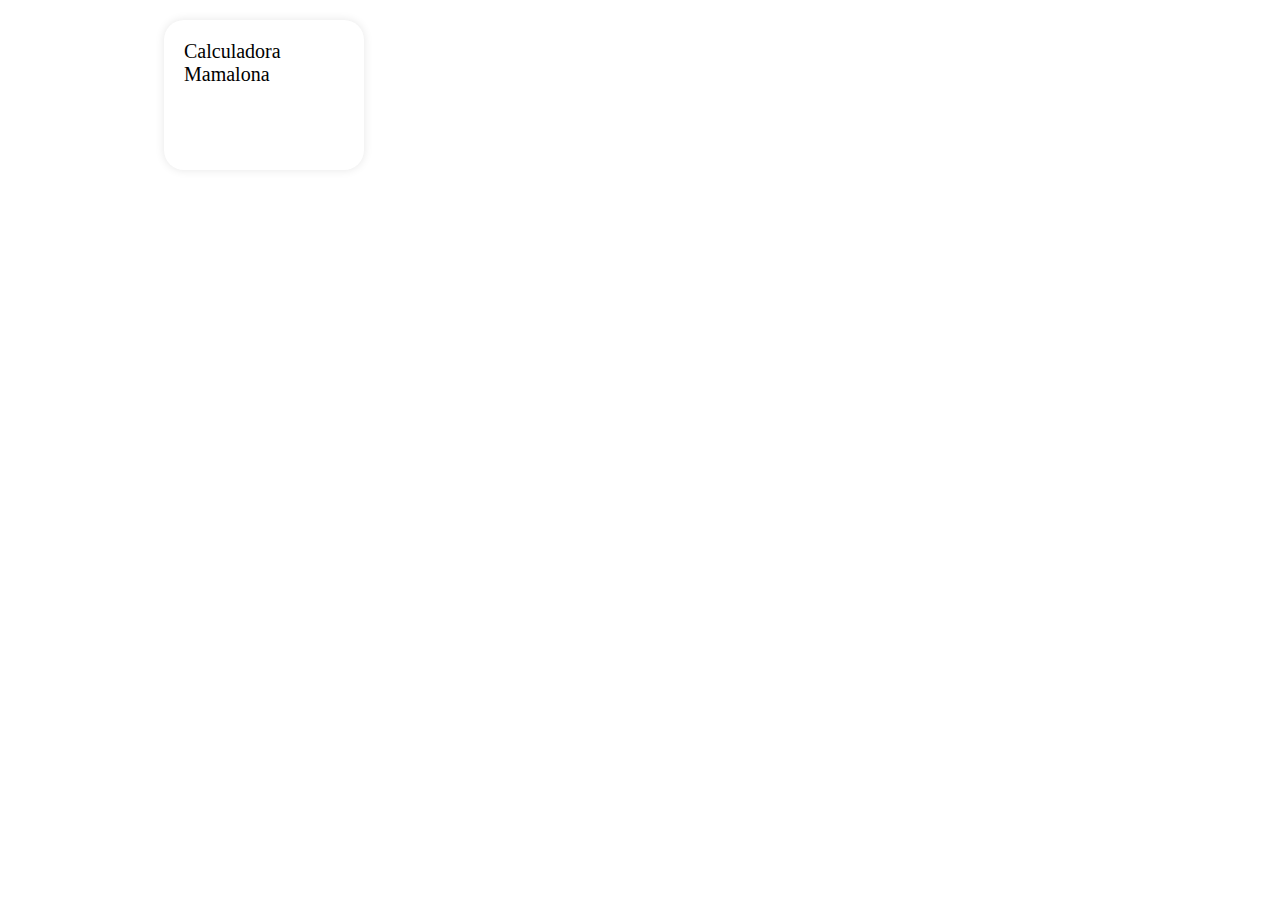
<file: index.html>
<!DOCTYPE html>
<html lang="en">
<head>
  <meta charset="UTF-8">
  <meta http-equiv="X-UA-Compatible" content="IE=edge">
  <meta name="viewport" content="width=device-width, initial-scale=1.0">
  <title>Ejercicios en JS</title>
  <link rel="stylesheet" href="./css/style.css">
</head>
<body>
   <section class="container">
    <div class="card">
      <a href="./calculadora/index.html">Calculadora Mamalona</a>
    </div>
  </section>
</body>
</html>
</file>
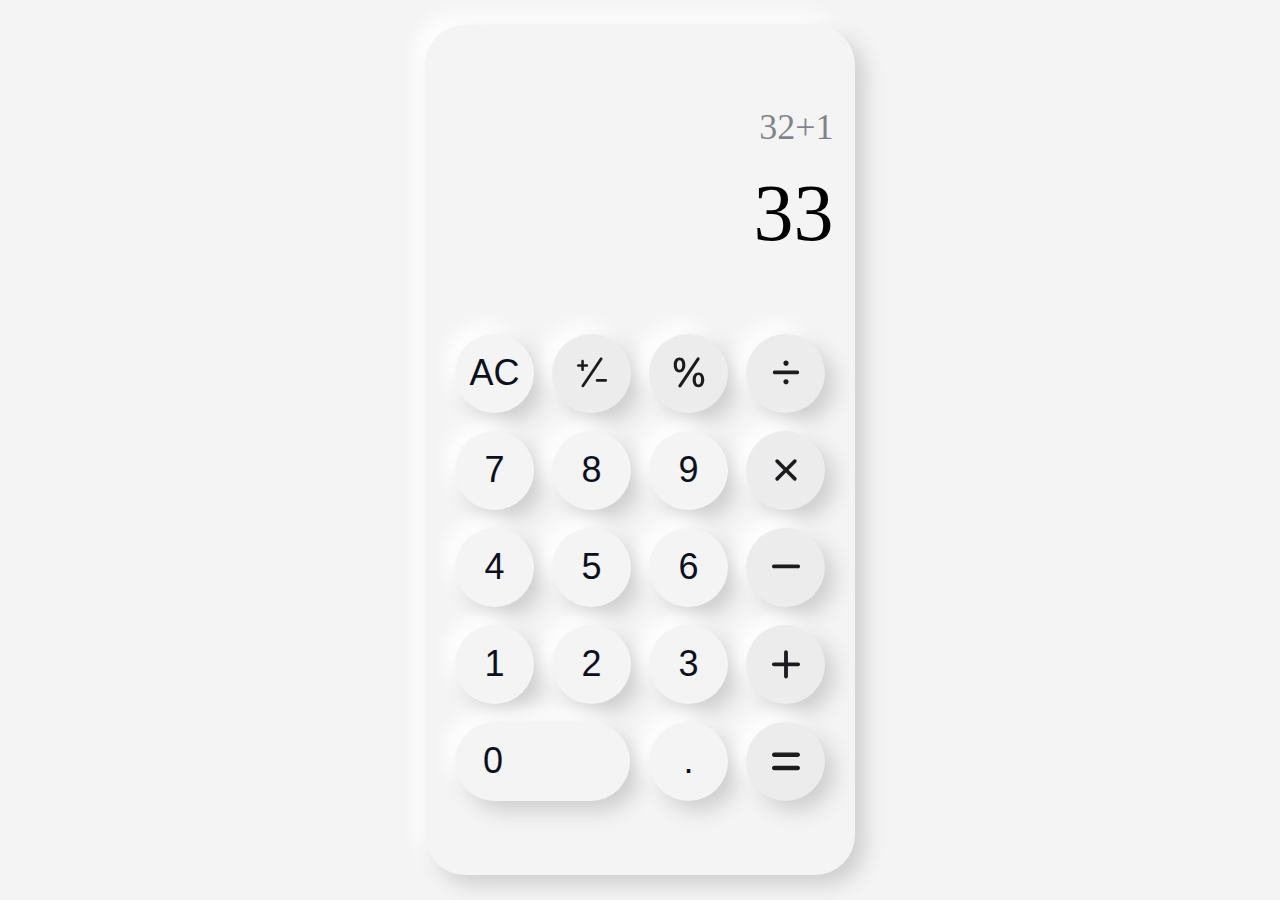
<file: calculadora/index.html>
<!DOCTYPE html>
<html lang="en">
<head>
  <meta charset="UTF-8">
  <meta http-equiv="X-UA-Compatible" content="IE=edge">
  <meta name="viewport" content="width=device-width, initial-scale=1.0">
  <title>Calculator</title>
  <link rel="stylesheet" href="./style.css">
</head>
<body>
  <section class="container">
    <div class="calculator">
      <section class="screen">
        <p class="lastOperation">32+1</p>
        <div class="operation">
          <p class="operation">33</p>
        </div>
      </section>
      <section class="buttons">
        <button onclick="btnOnClickXd()" class="button ac"><span>AC</span></button>
        <button class="button plus-minus symbol"></button>
        <button class="button percent symbol"></button>
        <button onclick="btnOnClickSymbol('/')" class="button divide symbol"></button>
        <button onclick="btnOnClickNumber(7)" class="button seven">7</button>
        <button onclick="btnOnClickNumber(8)" class="button eight">8</button>
        <button onclick="btnOnClickNumber(9)" class="button nine">9</button>
        <button onclick="btnOnClickSymbol('x')" class="button multiply symbol"></button>
        <button onclick="btnOnClickNumber(4)" class="button four">4</button>
        <button onclick="btnOnClickNumber(5)" class="button five">5</button>
        <button onclick="btnOnClickNumber(6)" class="button six">6</button>
        <button onclick="btnOnClickSymbol('-')" class="button minus symbol"></button>
        <button onclick="btnOnClickNumber(1)" class="button one">1</button>
        <button onclick="btnOnClickNumber(2)" class="button two">2</button>
        <button onclick="btnOnClickNumber(3)" class="button three">3</button>
        <button onclick="btnOnClickSymbol('+')" class="button plus symbol"></button>
        <button onclick="btnOnClickNumber(0)" class="button zero">0</button>
        <button onclick="btnOnClickNumber('.')" class="button dot">.</button>
        <button class="button equal symbol"></button>
      </section>
    </div>
  </section>
  <script src="js/script.js"></script>
</body>
</html>
</file>
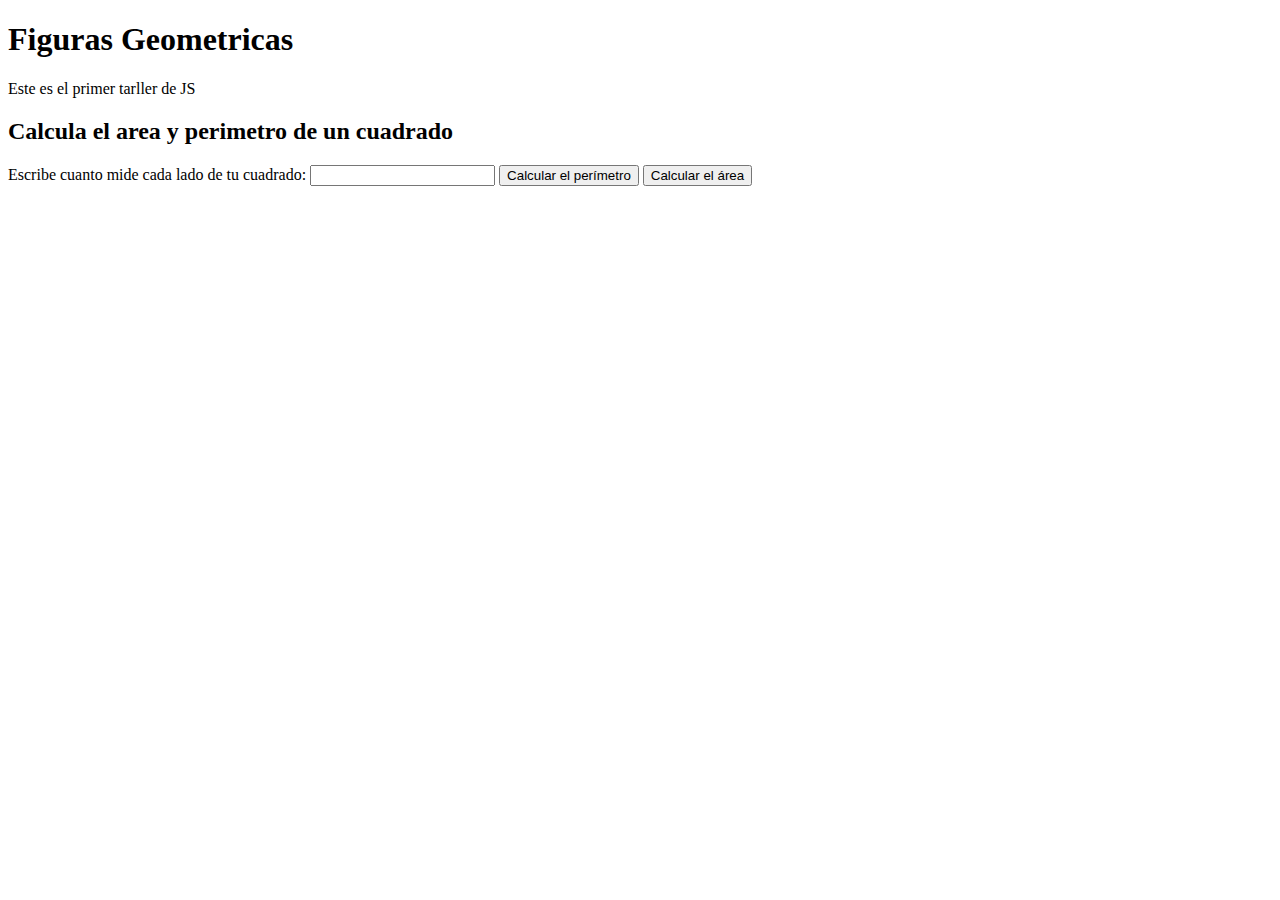
<file: figuras.html>
<!DOCTYPE html>
<html lang="en">
<head>
    <meta charset="UTF-8">
    <meta http-equiv="X-UA-Compatible" content="IE=edge">
    <meta name="viewport" content="width=device-width, initial-scale=1.0">
    <title></title>
</head>
<body>
    <header>
        <h1>
            Figuras Geometricas
        </h1>
        <p>Este es el primer tarller de JS </p>
    </header>
    <section>
        <h2>Calcula el area y perimetro de un cuadrado</h2>
        <form action="">
            <label for="InputCuadrado ">
                Escribe cuanto mide cada lado de tu cuadrado: 
            </label>
            <input id="InputCuadrado" type="number ">
            <button type="button" onclick="calcularPerimetroCuadrado()">
                Calcular el perímetro
            </button>
            <button type="button" onclick="calcularAreaCuadrado()">
                Calcular el área
            </button>
        </form>
    </section>
    <script src="./figuras.js"></script>
</body>
</html>
</file>
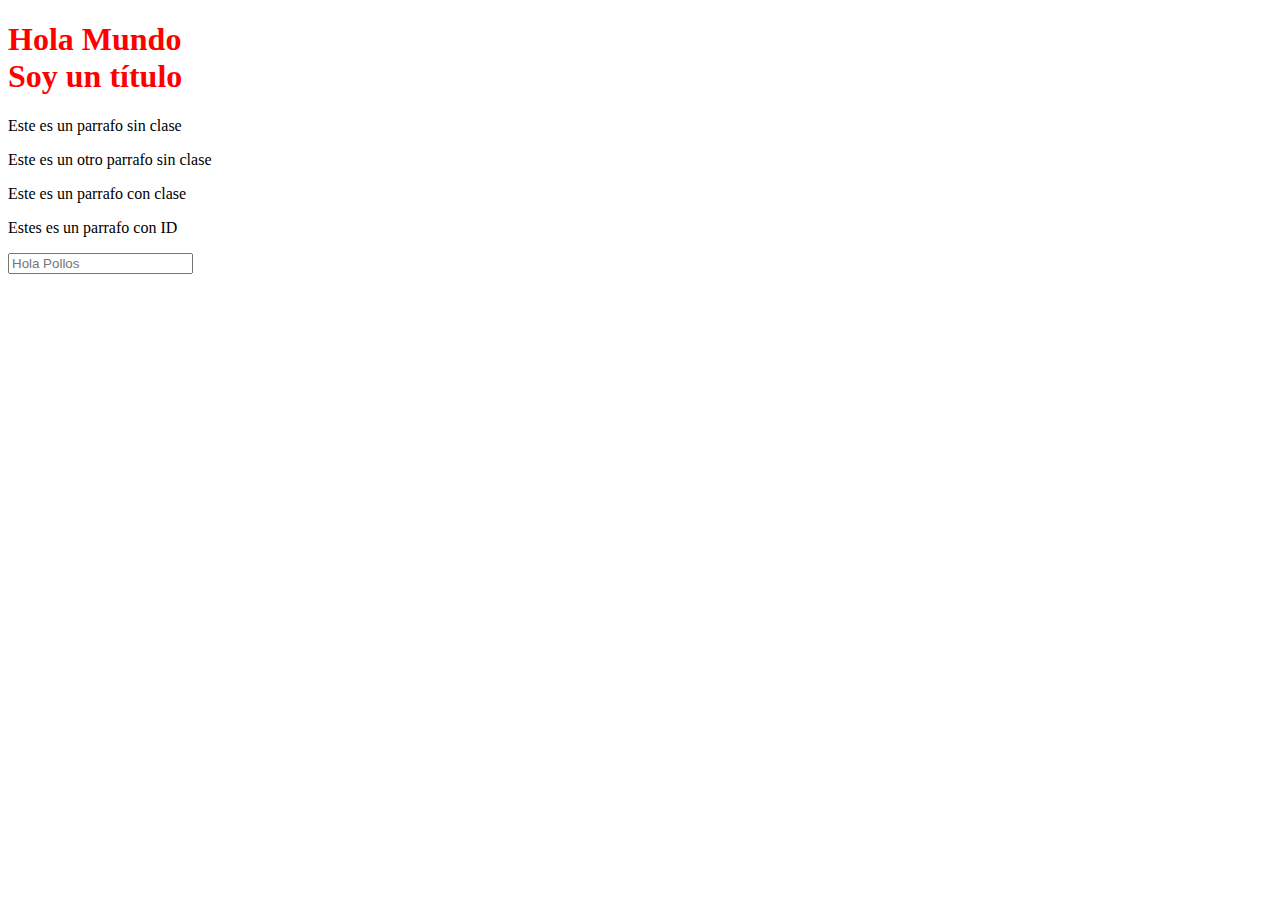
<file: quieriSelector.html>
<!DOCTYPE html>
<html lang="en">
<head>
  <meta charset="UTF-8">
  <meta http-equiv="X-UA-Compatible" content="IE=edge">
  <meta name="viewport" content="width=device-width, initial-scale=1.0">
  <title>Document</title>
</head>
<body>
  <h1>Estes es un título</h1>
  <p>Este es un parrafo sin clase</p>
  <p>Este es un otro parrafo sin clase</p>
  <p class="parrafo">Este es un parrafo con clase</p>
  <p id="identificador">Estes es un parrafo con ID</p>
  <input placeholder="Hola Pollos">
</body>
<script>
  const h1 = document.querySelector("h1");
  console.log(h1);
  const p = document.querySelectorAll("p");
  console.log(p);
  const parrafo = document.querySelector(".parrafo");
  console.log(parrafo);
  const identificador = document.querySelector("#identificador");
  console.log(identificador);
  const input = document.querySelector("input");
  console.log(input);
  console.log({
    h1,
    p,
    parrafo,
    identificador,
    input
  });
  // El único elemento que puede tener un ID es:
  const identificadorgebi = document.getElementById("identificador");
  console.log(identificadorgebi);
  h1.innerHTML = "Hola Mundo <br> Soy un título";
  h1.style.color = "red";
  // h1.innerText = "Hola Mundo <br> Soy un título";
</script>
</html>
</file>
<file: css/style.css>
*{
  box-sizing: border-box;
  margin: 0;
  padding: 0;
}
html{
  font-size: 62.5%;
  font-family: 'SF Pro Text';
}

.container{
  display: flex;
  flex-flow: row wrap;
  height: 100vh;
  max-width: 992px;
  margin: 0 auto;
}
.card {
  display: flex;
  flex-direction: column;
  justify-content: center;
  align-items: center;
  max-width: 200px;
  max-height: 150px;
  background-color: #fff;
  border-radius: 20px;
  box-shadow: 0 0 10px rgba(0, 0, 0, 0.1);
  margin: 20px;
  padding: 20px;
}
.card a {
  text-decoration: none;
  color: #000;
  width: 100%;
  height: 100%;
  font-size: 2rem;
}
.card:hover {
  transform: scale(1.1);
  transition: all 0.3s ease-in-out;
}
</file>
<file: calculadora/style.css>
*{
  box-sizing: border-box;
  margin: 0;
  padding: 0;
}
html{
  font-size: 62.5%;
  font-family: 'SF Pro Text';
}
:root{
  --off-white: #F4F4F4;
  --blue: #0C101E;
  --blue-light: #0c101e83;
  --secondary-white: #ECECEC;
  --font-size: 3.6rem;
  --title-font-size: 8rem;
}
.container{
  display: flex;
  justify-content: center;
  align-items: center;
  height: 100vh;
  overflow: hidden;
  background-color: var(--off-white);
}
.calculator{
  display: flex;
  flex-direction: column;
  justify-content: space-evenly;
  align-items: center;
  height: 100%;
  max-height: 850px;
  width: 430px;
  margin: 0 auto;
  background-color: var(--off-white);
  padding-bottom: 40px;
  border-radius: 40px;
  box-shadow:  10px 10px 20px #cfcfcf,
              -10px -10px 20px #ffffff;
}
.screen{
  display: flex;
  flex-direction: column;
  justify-content: flex-end;
  align-items: flex-end;
  width: 90%;
  min-height: 240px;
}
.screen .lastOperation{
  font-size: var(--font-size);
  font-weight: 500;
  color: var(--blue);
  color: var(--blue-light);
  margin-bottom: 20px;
}
.screen .operation{
  font-size: var(--title-font-size);
  font-weight: 500;
  margin-bottom: 20px;
}

.buttons{
  display: grid;
  grid-template-columns: repeat(4, 1fr);
  grid-template-rows: repeat(5, 1fr);
  gap: 18px;
  /* margin-bottom: 50px; */
}
.button{
  /* display: flex;
  justify-content: center;
  align-items: center; */
  font-size: var(--font-size);
  font-weight: 500;
  height: 79px;
  width: 79px;
  color: var(--blue);
  background-color: var(--off-white);
  border: none;
  border-radius: 50%;
  background: #F4F4F4;
  box-shadow:  10px 10px 20px #cfcfcf,
              -10px -10px 20px #ffffff;
}

/* make an animation when active: */
.button:active{
  transform: scale(0.95);
}

.zero{
  text-align: start;
  grid-column: 1 / 3;
  width: 175px;
  border-radius: 50px;
  padding-left: 28px;
}
.symbol{
  background-color: var(--secondary-white);
}
.equal{
  display: inline-block;
  background-image: url(./asets/equal-black.svg);
  background-repeat:no-repeat;
  background-position: center;
  background-size: 30px;
}
.plus{
  background-image: url(./asets/plus-black.svg);
  background-repeat:no-repeat;
  background-position: center;
  background-size: 30px;
}
.minus{
  background-image: url(./asets/minus-black.svg);
  background-repeat:no-repeat;
  background-position: center;
  background-size: 30px;
}
.multiply{
  background-image: url(./asets/multiply-black.svg);
  background-repeat:no-repeat;
  background-position: center;
  background-size: 50px;
}
.divide{
  background-image: url(./asets/divide-black.svg);
  background-repeat:no-repeat;
  background-position: center;
  background-size: 50px;
}
.plus-minus{
  background-image: url(./asets/plus-slash-minus-black.svg);
  background-repeat:no-repeat;
  background-position: center;
  background-size: 50px;
}
.percent{
  background-image: url(./asets/percent-black.svg);
  background-repeat:no-repeat;
  background-position: center;
  background-size: 50px;
}
</file>
